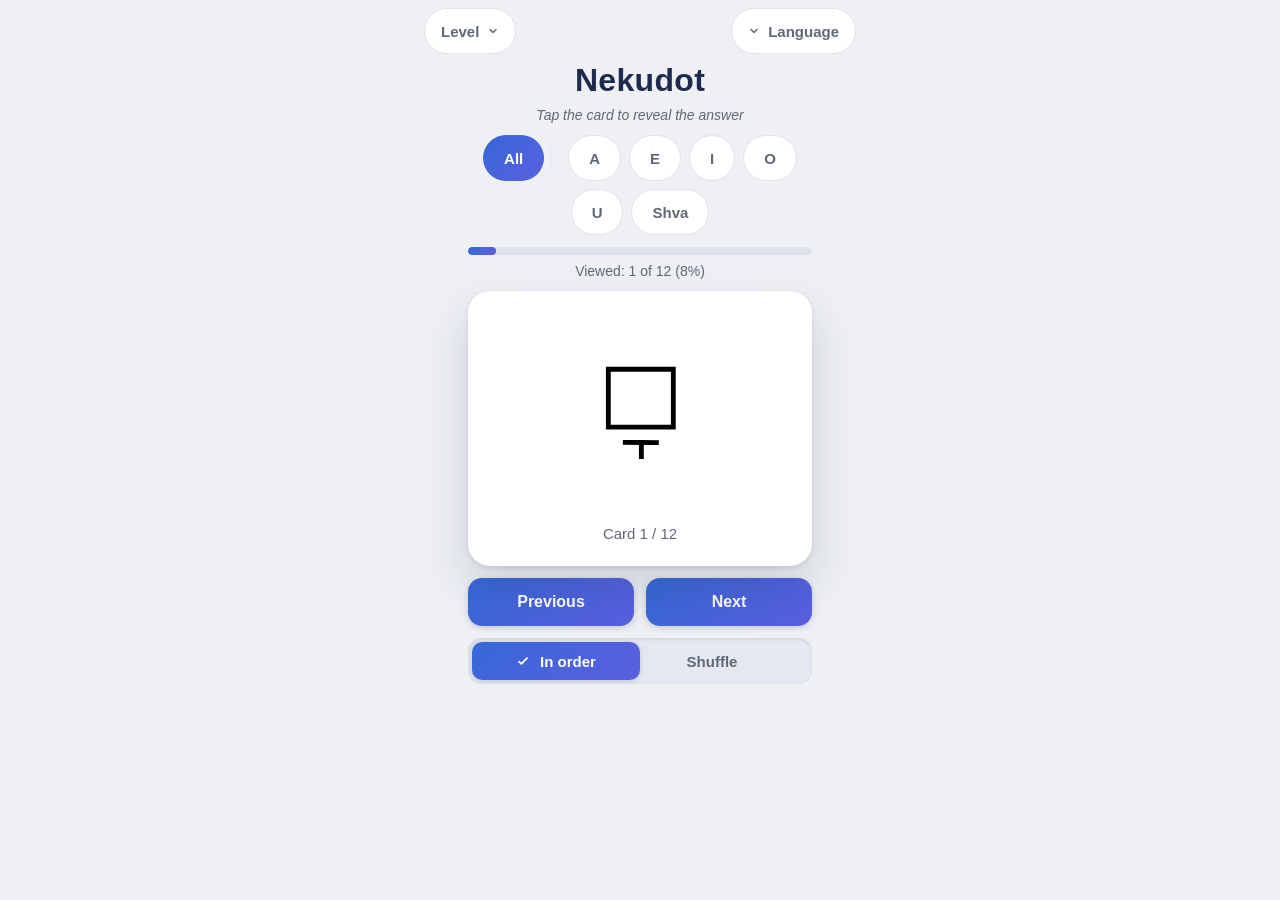
<file: index.html>
<!DOCTYPE html>
<html lang="en">
<head>
  <meta charset="UTF-8" />
  <meta name="viewport" content="width=device-width, initial-scale=1.0" />
  <title>Nekudot</title>
  <link rel="stylesheet" href="style.css?v=20" />
</head>
<body>
  <!-- The whole app lives in one centered column. -->
  <main class="app" id="app">

    <!--
      HEADER — the title identifies the app; the tap-hint (the "Signifier")
      tells you the card is tappable.

      CORNER CONTROLS are pinned to the header's TOP CORNERS, above the title:
      the Level (difficulty) menu top-left, the Language menu top-right. They
      sit OUT OF the normal flow (position: absolute), so the title spans the
      full width below them and no longer has to shrink to fit between them.
      Each menu anchors its own fold-out panel.
    -->
    <header class="app-header">
      <!-- Level (difficulty) menu — pinned top-left. The lines inside are
           built by app.js from the levels PRESENT in the data (never
           hard-coded here); their checked state is derived, not stored. -->
      <div class="level-menu" id="level-menu">
        <button class="level-menu-btn" id="level-menu-btn"
                type="button" aria-haspopup="true" aria-expanded="false">
          <span data-string="level_label">Level</span>
          <span class="caret" aria-hidden="true"><svg viewBox="0 0 24 24" width="12" height="12" fill="none" stroke="currentColor" stroke-width="3" stroke-linecap="round" stroke-linejoin="round"><path d="M6 9l6 6 6-6"/></svg></span>
        </button>
        <div class="level-panel" id="level-panel" role="group" aria-label="Level"></div>
      </div>

      <!-- Language menu — pinned top-right, the mirror of the Level menu.
           Single-select (a radio): exactly one language is on. Lines built by
           app.js; checked state derived from state.lang, never stored. -->
      <div class="lang-menu" id="lang-menu">
        <button class="lang-menu-btn" id="lang-menu-btn"
                type="button" aria-haspopup="true" aria-expanded="false">
          <span class="caret" aria-hidden="true"><svg viewBox="0 0 24 24" width="12" height="12" fill="none" stroke="currentColor" stroke-width="3" stroke-linecap="round" stroke-linejoin="round"><path d="M6 9l6 6 6-6"/></svg></span>
          <span data-string="language_label">Language</span>
        </button>
        <div class="lang-panel" id="lang-panel" role="group" aria-label="Language"></div>
      </div>

      <h1 class="app-title" data-string="app_title">Nekudot</h1>

      <p class="tap-hint" data-string="reveal_prompt">Tap the card to reveal the answer</p>
    </header>

    <!--
      GROUP FILTER — one chip per vowel group, built by app.js from
      groups.json (never hard-coded here). Multi-select: the deck is the
      union of the chips that are on. "All" means no group filter, and an
      empty selection means the same thing, so the row can never leave you
      with nothing to study. It sits above the progress bar because the
      filter DEFINES the deck and the bar DESCRIBES it.
    -->
    <section class="chips" id="chips" role="group" aria-label="Vowel groups"></section>

    <!--
      PROGRESS — how much of the current pass has been seen. Sits above
      the card. A bar that fills to the percentage, plus a plain line.
      Resets at the start of each new pass (a new lap, a mode switch, or
      a filter change) and counts against the FILTERED deck.
    -->
    <section class="progress" id="progress">
      <div class="progress-track">
        <div class="progress-fill" id="progress-fill"></div>
      </div>
      <p class="progress-line" id="progress-line"></p>
    </section>

    <!--
      THE CARD — tap it, or focus it and press Enter / Space, to reveal or
      hide the answer. role="button" + aria-expanded make it a proper
      DISCLOSURE control for assistive tech: a screen reader announces it as a
      collapsed/expanded button, and the keyboard handler in app.js drives it.
      The revealed NAME (top-left) and SOUND (lower band, beneath the mark) are
      a separate layer: always present, invisible (and aria-hidden) until
      reveal, faded in so the pictogram never moves.
    -->
    <section class="card" id="card" role="button" tabindex="0" aria-expanded="false">
      <!--
        TOP ROW — the revealed NAME (top-left, fades in on reveal) and the
        RARE BADGE (top-right, shown only on rare cards) share one flex row.
        Space-between + a min-width:0 name means a long localized name and a
        long localized badge word (e.g. Russian "реже используется") SEPARATE
        instead of overlapping — the name yields and wraps, the badge keeps its
        width. The row is pointer-events:none so a tap anywhere still reaches
        the card beneath it.
      -->
      <div class="card-top">
        <!-- aria-hidden flips to false only on reveal (app.js). opacity:0 does
             NOT hide text from a screen reader, so without this the answer name
             would be announced before the user asked for it. -->
        <p class="card-name" id="card-name" aria-hidden="true"></p>
        <!-- The ★ is constant (decorative, hidden from AT); the word is
             localized from badge_rare the same way every label is. The whole
             badge is `hidden` until app.js sees a rare card. -->
        <p class="card-badge" id="card-badge" hidden>
          <span class="badge-star" aria-hidden="true">★</span>
          <span class="badge-word" data-string="badge_rare">rare</span>
        </p>
      </div>

      <div class="card-figure">
        <!-- alt is a NEUTRAL, constant label (card_alt), set by app.js. It must
             never name the mark: the name is the answer, and alt is read aloud
             before reveal. -->
        <img class="pictogram" id="pictogram" src="" alt="" />
      </div>

      <!-- Same aria-hidden-until-reveal rule as the name (the sound is the
           other half of the answer). -->
      <p class="card-sound" id="card-sound" aria-hidden="true"></p>
      <p class="card-position" id="card-position"></p>
    </section>

    <!--
      EMPTY STATE — shown in place of the card, progress and controls when
      the filters match no cards, so the app never renders "Card 1 / 0".
      The chip row and the Level menu deliberately stay visible: the way
      out has to be on screen.
    -->
    <p class="empty-state" id="empty-state" data-string="empty_state" hidden>No cards match — adjust filters</p>

    <!--
      CONTROLS — below the card, never on it. Previous / Next step through
      the deck and WRAP at the ends (they never disable). The mode control
      is a sliding switch: the pill glides to the chosen side and a check
      confirms it — before "In order", after "Shuffle".
    -->
    <nav class="controls">
      <div class="stepper">
        <button class="btn" id="btn-prev" data-string="nav_prev">Previous</button>
        <button class="btn" id="btn-next" data-string="nav_next">Next</button>
      </div>

      <div class="mode" role="group" aria-label="Study mode">
        <span class="mode-thumb" aria-hidden="true"></span>
        <button class="mode-opt" id="mode-inorder">
          <span class="mode-check" aria-hidden="true"><svg viewBox="0 0 24 24" width="14" height="14" fill="none" stroke="currentColor" stroke-width="3" stroke-linecap="round" stroke-linejoin="round"><path d="M5 13l4 4L19 7"/></svg></span>
          <span data-string="mode_inorder">In order</span>
        </button>
        <button class="mode-opt" id="mode-shuffle">
          <span data-string="mode_shuffle">Shuffle</span>
          <span class="mode-check" aria-hidden="true"><svg viewBox="0 0 24 24" width="14" height="14" fill="none" stroke="currentColor" stroke-width="3" stroke-linecap="round" stroke-linejoin="round"><path d="M5 13l4 4L19 7"/></svg></span>
        </button>
      </div>
    </nav>

    <!-- Shown only if the data can't load, so a failure is never a blank screen. -->
    <p class="load-error" id="load-error" hidden></p>

  </main>

  <script src="app.js?v=20"></script>
</body>
</html>
</file>
<file: style.css>
/* ------------------------------------------------------------------ *
 * Nekudot — appearance (UI DESIGN SESSION, Phase 3: apply & reconcile)
 *
 * This pass introduces the DESIGN TOKEN SYSTEM. Every colour, type size,
 * space, and radius is now defined once in :root as a named token and
 * REFERENCED everywhere else — the tokens are the single source of truth,
 * so a change happens in one place instead of being hunted through the file.
 *
 * What changed from the Slice 6 placeholder look, and why:
 *   • --color-muted darkened (#8a94a6 -> #5f6977). The old grey was ~3.06:1
 *     on white and worse on the grey surfaces — it FAILED WCAG AA (4.5:1) on
 *     every secondary line. #5f6977 clears 4.5:1 on all THREE surfaces the
 *     token sits on (white, --color-bg, --color-surface-sunken).
 *   • --color-accent-start darkened (#4a83f0 -> #3768d6). White text on the
 *     old light stop was only 3.62:1 — a fail for the button / chip / menu /
 *     mode labels. The deeper blue lets white clear 4.5:1 across the gradient.
 *   • The revealed card NAME is repainted with the full accent gradient. It
 *     used to use a pale "lightened" pair (~1.8:1 on white) — the ANSWER was
 *     effectively unreadable. The pale pair is retired; name vs sound stay
 *     distinct through size / weight / position, not a washed-out tint.
 *   • Type scale floor raised to 14px (was 13px) for the low-vision users.
 *   • Spacing snapped to a 4px grid; touch targets standardized to 46px.
 *   • A visible keyboard FOCUS RING (:focus-visible) + a role="button" on the
 *     card (in index.html) — the deferred half of Slice 6's keyboard reveal.
 * ------------------------------------------------------------------ */

:root {
  /* --- Colour roles (semantic: named by JOB, not by hue, so a token
         survives a colour change) ---------------------------------- */
  --color-bg:             #eef0f4;  /* page background: soft light grey        */
  --color-surface:        #ffffff;  /* the white card and other raised sheets  */
  --color-surface-sunken: #e4e8f0;  /* recessed troughs (the mode switch)      */
  --color-ink:            #1e2b4d;  /* dark navy: the title, primary text       */
  --color-muted:          #5f6977;  /* secondary text — darkened to clear AA
                                       (4.5:1) on white, --color-bg, and
                                       --color-surface-sunken alike             */
  --color-border:         #dfe3ea;  /* hairlines: chip outlines, progress track */
  --color-accent-start:   #3768d6;  /* blue   — primary accent (darkened so
                                       white text on it clears AA)              */
  --color-accent-end:     #5a5fe0;  /* indigo — primary accent                  */
  --color-on-accent:      #ffffff;  /* text / ticks that sit ON an accent fill  */
  --color-focus:          #3768d6;  /* keyboard focus ring                      */
  --color-danger:         #b23b3b;  /* the load-error text                      */
  --color-danger-border:  #f0c9c9;  /* the load-error outline                   */

  /* Ink's RGB channels, for rgba() shadows. CSS can't pull the triplet out
     of the --color-ink hex, so this companion token holds it; keep the two
     in step if ink ever changes. */
  --shadow-rgb: 30, 43, 77;

  /* --- The accent gradient, defined once. Used by every "on / selected /
         primary" surface (buttons, chips, both menus' selected line, the
         mode thumb, the revealed name and sound). The progress fill is the
         one exception — it runs on a different axis (90deg) — so it spells
         its gradient inline rather than borrowing a mislabelled token. --- */
  --gradient-accent: linear-gradient(135deg, var(--color-accent-start), var(--color-accent-end));

  /* --- Elevation --------------------------------------------------- */
  --shadow-card:
    0 2px 5px rgba(var(--shadow-rgb), 0.10),
    0 22px 48px rgba(var(--shadow-rgb), 0.16);

  /* --- Type scale (6 rungs). Floor is 14px for legibility. ---------- */
  --text-display: 3.4rem;                    /* the revealed sound — the star  */
  --text-title:   clamp(1.6rem, 7vw, 2rem);  /* the app title                  */
  --text-lg:      1.0625rem;                 /* 17px — the revealed card name  */
  --text-base:    1rem;                      /* 16px — primary buttons, empty  */
  --text-sm:      0.9375rem;                 /* 15px — chips, menu lines, mode,
                                                card N/M, the error line        */
  --text-xs:      0.875rem;                  /* 14px — tap-hint, progress line,
                                                the rare-badge word (the floor) */

  /* --- Spacing scale (4px grid) ------------------------------------ */
  --space-1: 4px;
  --space-2: 8px;
  --space-3: 12px;
  --space-4: 16px;
  --space-5: 20px;
  --space-6: 24px;
  --space-7: 32px;

  /* --- Radii ------------------------------------------------------- */
  --radius-sm:   10px;   /* menu lines, the mode thumb        */
  --radius-md:   14px;   /* buttons, the mode track, panels   */
  --radius-lg:   22px;   /* the card, the empty state         */
  --radius-pill: 999px;  /* chips, menu buttons, badge, bars  */

  /* --- Sizing ------------------------------------------------------ */
  --tap-min:     46px;   /* minimum touch target (>= the 44px floor)   */
  --content-max: 344px;  /* the reading column: card, chips, controls  */
  --app-max:     480px;  /* the whole app                              */
}

* { box-sizing: border-box; }

html, body {
  margin: 0;
  background: var(--color-bg);
  color: var(--color-ink);
  font-family: -apple-system, BlinkMacSystemFont, "Segoe UI", Roboto, Arial, sans-serif;
}

/* Keyboard focus — ONE visible ring for every interactive element, shown only
   to keyboard / switch users via :focus-visible, so a pointer tap on the card
   never flashes it. This is the deferred half of Slice 6's keyboard reveal:
   the card was already focusable and toggled by Enter/Space, but gave no
   visible sign it held focus. --color-focus clears 3:1 against white and the
   grey surfaces (WCAG focus-appearance), and the offset lifts the ring clear
   of the element's own fill. */
.card:focus-visible,
.btn:focus-visible,
.chip:focus-visible,
.level-menu-btn:focus-visible,
.lang-menu-btn:focus-visible,
.level-opt:focus-visible,
.lang-opt:focus-visible,
.mode-opt:focus-visible {
  outline: 3px solid var(--color-focus);
  outline-offset: 2px;
}

/* Height: 100vh is the FULL screen — the tallest the viewport ever gets,
   bar retracted — so alone it lets the bar cover the bottom control. 100svh
   is the SMALL viewport: the smallest the viewport gets, bar shown. As a
   min-height floor it guarantees the column fits inside the currently-visible
   viewport in every bar state (toggle never trapped), and — unlike dvh — its
   value doesn't change as the bar animates, so scrolling never reflow-jumps.
   min-height (not height) lets taller content grow and scroll. Older browsers
   that don't know svh fall back to the first line, no worse off than before. */
/* Alignment: pack from the top (flex-start), not centred.
   The content is now just SHORTER than a phone viewport, so centring
   split the small leftover evenly above and below — and the slice below
   was enough to tuck the mode toggle under the address bar. Top-aligning
   sends all the leftover to the bottom, past the last control, where it
   does no harm; the toggle sits fully on screen. On a tall desktop window
   the column simply sits at the top with room beneath, which is fine. */
.app {
  max-width: var(--app-max);
  min-height: 100vh;
  min-height: 100svh;   /* was 100dvh */
  margin: 0 auto;
  padding: var(--space-2) var(--space-6) var(--space-4);   /* top 8, sides 24, bottom 16 */
  display: flex;
  flex-direction: column;
  align-items: center;
  justify-content: flex-start;
  gap: var(--space-3);                        /* was var(--space-4) — 12 between rows (was 16) */
}

/* Header — the two corner controls are pinned to the top corners (absolute),
   the title spans the full width below them, and the tap-hint sits under the
   title. `position: relative` makes the header the box those absolute corners
   position against; `padding-top` reserves the top strip they occupy so the
   in-flow title starts below them. The reserved strip is tied to the control
   height itself — one tap-target plus a space unit — so it can never drift
   out of step with the buttons. */
.app-header {
  width: 100%;
  text-align: center;
  position: relative;
  padding-top: calc(var(--tap-min) + var(--space-2));
}

.app-title {
  margin: 0;
  /* Fluid size, capped at 2rem. With the corner controls pinned ABOVE the
     title (not beside it), the title has the full width and no longer has to
     shrink to fit between them — so the floor is near full size and only eases
     on very narrow phones. These three numbers are the dial (--text-title). */
  font-size: var(--text-title);
  font-weight: 800;
  letter-spacing: 0.01em;
}

.tap-hint {
  margin: var(--space-2) 0 0;        /* its own full-width row under the title */
  text-align: center;
  color: var(--color-muted);
  font-size: var(--text-xs);         /* matches the "Viewed: …%" progress line */
  font-style: italic;
}

/* -------- Level (difficulty) menu — the first corner control -------- */
/* Pinned to the header's top-LEFT, out of flow. Being absolute also makes it
   the positioning context for its own fold-out panel below. */
.level-menu {
  position: absolute;
  top: 0;
  left: 0;
}

/* The collapsed button: an outlined pill on the surface white, the same quiet
   chrome as an unselected chip, so it reads as a control and not as another
   primary button competing with Prev/Next. */
.level-menu-btn {
  display: inline-flex;
  align-items: center;
  gap: var(--space-2);
  min-height: var(--tap-min);
  padding: var(--space-2) var(--space-4);
  border: 1px solid var(--color-border);
  border-radius: var(--radius-pill);
  background: var(--color-surface);
  color: var(--color-muted);
  font-family: inherit;      /* buttons don't inherit the page font by default */
  font-size: var(--text-sm);
  font-weight: 600;
  line-height: 1;
  cursor: pointer;
  transition: color 0.2s ease, border-color 0.2s ease;
  -webkit-tap-highlight-color: transparent;
}

/* The caret flips to point up while the menu is open — a small visual echo
   of the aria-expanded state the button also carries. */
.level-menu-btn .caret {
  display: inline-flex;
  align-items: center;
  transition: transform 0.2s ease;
}

.level-menu.is-open .level-menu-btn .caret {
  transform: rotate(180deg);
}

/* Hover is gated to a real pointer, same reason as the chips and buttons:
   a touchscreen fakes hover on tap and, on Android, the fake hover sticks. */
@media (hover: hover) and (pointer: fine) {
  .level-menu-btn:hover {
    color: var(--color-ink);
    border-color: var(--color-accent-start);
  }
}

/* The fold-out: hidden until open, then a floating sheet over the chips.
   Absolutely positioned, so opening it never pushes the page down; z-index
   lifts it above the chip row that follows it in the markup. */
.level-panel {
  display: none;
  position: absolute;
  top: calc(100% + var(--space-2));
  left: 0;
  z-index: 50;
  min-width: 135px;          /* a content-fit floor, not a spacing step */
  padding: var(--space-2);
  background: var(--color-surface);
  border: 1px solid var(--color-border);
  border-radius: var(--radius-md);
  box-shadow: var(--shadow-card);
  text-align: left;
}

.level-menu.is-open .level-panel {
  display: block;
}

/* One line per level. Text on the left, a check reserved on the right —
   the slot is always there (just invisible when off), so toggling a level
   never nudges the text sideways. */
.level-opt {
  display: flex;
  align-items: center;
  justify-content: space-between;
  gap: var(--space-4);
  white-space: nowrap;         /* keep localized labels ("Уровень 1") on one line — the panel widens to fit */
  width: 100%;
  min-height: var(--tap-min);
  padding: var(--space-3) var(--space-4);
  border: none;
  border-radius: var(--radius-sm);
  background: transparent;
  color: var(--color-ink);
  font-family: inherit;
  font-size: var(--text-sm);
  font-weight: 600;
  text-align: left;
  cursor: pointer;
  transition: background-color 0.15s ease, color 0.15s ease;
  -webkit-tap-highlight-color: transparent;
}

/* Selected line: the same accent gradient as a selected chip and the primary
   buttons — so "on" looks identical everywhere. On-accent text + a matching
   check give a second, high-contrast cue on top of the fill, which is the
   right call for low-vision users (two signals, not one). */
.level-opt.is-selected {
  color: var(--color-on-accent);
  background-image: var(--gradient-accent);
}

.level-check {
  display: inline-flex;
  align-items: center;
  flex: none;
  width: var(--space-4);
  opacity: 0;                /* the slot stays; only the tick fades in */
}

.level-opt.is-selected .level-check {
  opacity: 1;
}

@media (hover: hover) and (pointer: fine) {
  .level-opt:not(.is-selected):hover {
    background: var(--color-surface-sunken);
  }
}

/* -------- Language menu — the mirror of the Level menu, right corner -------- */
/* Same chrome as the Level menu (a quiet control, not a primary button), but
   pinned to the RIGHT edge and opening from the right so a wide panel grows
   leftward into the screen, never off the right edge. Only the alignment
   differs — if these two menus ever look different, that's the bug. */
.lang-menu {
  position: absolute;
  top: 0;
  right: 0;                    /* mirror of the Level menu's left: 0 */
}

.lang-menu-btn {
  display: inline-flex;
  align-items: center;
  gap: var(--space-2);
  min-height: var(--tap-min);
  padding: var(--space-2) var(--space-4);
  border: 1px solid var(--color-border);
  border-radius: var(--radius-pill);
  background: var(--color-surface);
  color: var(--color-muted);
  font-family: inherit;
  font-size: var(--text-sm);
  font-weight: 600;
  line-height: 1;
  cursor: pointer;
  transition: color 0.2s ease, border-color 0.2s ease;
  -webkit-tap-highlight-color: transparent;
}

.lang-menu-btn .caret {
  display: inline-flex;
  align-items: center;
  transition: transform 0.2s ease;
}

.lang-menu.is-open .lang-menu-btn .caret {
  transform: rotate(180deg);
}

@media (hover: hover) and (pointer: fine) {
  .lang-menu-btn:hover {
    color: var(--color-ink);
    border-color: var(--color-accent-start);
  }
}

/* The fold-out opens from the RIGHT edge (right: 0) — the mirror of the Level
   panel's left: 0 — so it never runs off the right side of a narrow phone. */
.lang-panel {
  display: none;
  position: absolute;
  top: calc(100% + var(--space-2));
  right: 0;
  z-index: 50;
  min-width: 135px;
  padding: var(--space-2);
  background: var(--color-surface);
  border: 1px solid var(--color-border);
  border-radius: var(--radius-md);
  box-shadow: var(--shadow-card);
  text-align: left;
}

.lang-menu.is-open .lang-panel {
  display: block;
}

.lang-opt {
  display: flex;
  align-items: center;
  justify-content: space-between;
  gap: var(--space-4);
  white-space: nowrap;         /* keep language names ("Українська") on one line — the panel widens to fit */
  width: 100%;
  min-height: var(--tap-min);
  padding: var(--space-3) var(--space-4);
  border: none;
  border-radius: var(--radius-sm);
  background: transparent;
  color: var(--color-ink);
  font-family: inherit;
  font-size: var(--text-sm);
  font-weight: 600;
  text-align: left;
  cursor: pointer;
  transition: background-color 0.15s ease, color 0.15s ease;
  -webkit-tap-highlight-color: transparent;
}

/* Selected line: the same accent fill as a selected chip / level — "on"
   looks identical everywhere. On-accent text + a matching check = two cues,
   the right call for low-vision users. */
.lang-opt.is-selected {
  color: var(--color-on-accent);
  background-image: var(--gradient-accent);
}

.lang-check {
  display: inline-flex;
  align-items: center;
  flex: none;
  width: var(--space-4);
  opacity: 0;
}

.lang-opt.is-selected .lang-check {
  opacity: 1;
}

@media (hover: hover) and (pointer: fine) {
  .lang-opt:not(.is-selected):hover {
    background: var(--color-surface-sunken);
  }
}

/* -------- Group filter chips -------- */
/* A wrapping row so a seventh group (or a longer localized label) needs no
   layout change — it just takes the next line. */
.chips {
  width: 100%;
  max-width: var(--content-max);
  display: flex;
  flex-wrap: wrap;
  justify-content: center;
  gap: var(--space-2);
}

/* Off state: an outlined pill on the surface white, so the row reads as quiet
   chrome rather than as six more buttons competing with Prev/Next. Sized for
   the thumb through PADDING plus a min-height, not font-size, so the chips
   stay easy to hit without the labels starting to compete with the card. */
.chip {
  min-height: var(--tap-min);
  padding: var(--space-3) var(--space-5);
  border: 1px solid var(--color-border);
  border-radius: var(--radius-pill);
  background: var(--color-surface);
  color: var(--color-muted);
  font-family: inherit;      /* buttons don't inherit the page font by default */
  font-size: var(--text-sm);
  font-weight: 600;
  line-height: 1;
  cursor: pointer;
  transition: color 0.2s ease, border-color 0.2s ease;
  -webkit-tap-highlight-color: transparent;
}

/* "All" is a DIFFERENT kind of control from the group chips — it clears the
   filter rather than toggling one group. It stays the same size (size would
   read as "more important", which it isn't) and is set apart instead: a gap,
   plus a hairline divider drawn AFTER it.
   The divider is a pseudo-element, not a right-border, on purpose — the
   .is-active rules rewrite the chip's border to draw the gradient fill, and
   a border-based divider gets caught up in that. A separate drawn line is
   untouched by any of it, so it looks the same whether "All" is on or off.
   It also survives wrapping: if the groups spill to a second row, "All"
   still reads as the odd one out on the left. */
.chip[data-group="all"] {
  position: relative;             /* anchor for the divider */
  margin-right: var(--space-4);   /* room for the gap + the drawn line */
}

.chip[data-group="all"]::after {
  content: "";
  position: absolute;
  right: calc(-1 * var(--space-2));  /* sits in the margin, midway to the first group chip */
  top: 50%;
  transform: translateY(-50%);
  width: 1px;
  height: var(--space-6);
  background: var(--color-border);
}

/* On state: the same accent gradient as the primary buttons, so "selected"
   means one thing everywhere in the app. */
.chip.is-active {
  color: var(--color-on-accent);
  border-color: transparent;
  background-image: var(--gradient-accent);
}

/* Hover is gated to a real pointer for the same reason the Prev/Next lift is
   (see the note on .btn): a touchscreen fakes hover on tap and, on Android,
   the fake hover sticks. */
@media (hover: hover) and (pointer: fine) {
  .chip:not(.is-active):hover {
    color: var(--color-ink);
    border-color: var(--color-accent-start);
  }
}

/* -------- Progress -------- */
.progress {
  width: 100%;
  max-width: var(--content-max);
  display: flex;
  flex-direction: column;
  gap: var(--space-2);
}

.progress-track {
  width: 100%;
  height: var(--space-2);
  background: var(--color-border);
  border-radius: var(--radius-pill);
  overflow: hidden;
}

.progress-fill {
  height: 100%;
  width: 0%;                 /* set by app.js */
  border-radius: var(--radius-pill);
  /* the accent, but on the HORIZONTAL axis — so it can't reuse the 135deg
     --gradient-accent token; the two accent colour tokens are shared, the
     angle is the local difference. */
  background: linear-gradient(90deg, var(--color-accent-start), var(--color-accent-end));
  transition: width 0.25s ease;
}

.progress-line {
  margin: 0;
  text-align: center;
  color: var(--color-muted);
  font-size: var(--text-xs);
}

/* -------- The card -------- */
.card {
  width: 100%;
  max-width: var(--content-max);
  aspect-ratio: 5 / 4;   /* was 1 / 1 — a shorter card; the glyph floated with slack, so it stays large */
  background: var(--color-surface);
  border-radius: var(--radius-lg);
  box-shadow: var(--shadow-card);
  padding: var(--space-6);
  display: flex;
  flex-direction: column;
  position: relative;        /* anchor for the revealed overlays */
  cursor: pointer;
  user-select: none;
  -webkit-tap-highlight-color: transparent;
}

.card-figure {
  flex: 1;
  display: flex;
  align-items: center;
  justify-content: center;
  min-height: 0;
  overflow: hidden;
}

.pictogram {
  max-width: 100%;
  max-height: 100%;
  object-fit: contain;
  transform: scale(1.25);
  transform-origin: center;
}

/* TOP ROW — holds the revealed NAME (left) and the RARE BADGE (right) in one
   flex row. space-between keeps them apart; a min-width:0 name yields and
   wraps before it can slide under the badge, so a long localized name AND a
   long localized badge word coexist. Its left/right inset MATCHES the card
   padding so the name lines up with the card's content edge. pointer-events:
   none so a tap lands on the card, not on this row. */
.card-top {
  position: absolute;
  top: var(--space-5);
  left: var(--space-6);
  right: var(--space-6);
  display: flex;
  align-items: flex-start;
  justify-content: space-between;
  gap: var(--space-3);
  pointer-events: none;
}

/* Revealed NAME — now painted with the FULL accent gradient (was a pale
   "lightened" pair that fell to ~1.8:1 on white, i.e. an unreadable answer).
   It reads clearly now and stays distinct from the sound through size, weight
   and position rather than through a washed-out tint. A flex child; min-width:0
   is what lets it shrink/wrap inside its cell instead of pushing the badge off
   the card. */
.card-name {
  margin: 0;
  min-width: 0;
  text-align: left;
  background-image: var(--gradient-accent);
  -webkit-background-clip: text;
  background-clip: text;
  -webkit-text-fill-color: transparent;
  color: var(--color-accent-start);   /* fallback if clip-to-text is unsupported */
  font-size: var(--text-lg);
  font-weight: 600;
  line-height: 1.3;
  opacity: 0;                          /* fades in on reveal (rule below) */
}

/* RARE BADGE — top-right, shown only on rare cards. Deliberately QUIET: a soft
   outlined chip with one accent star, not a shout. flex:none keeps it at its
   natural width so the name yields, never the badge. */
.card-badge {
  flex: none;
  display: inline-flex;
  align-items: center;
  gap: var(--space-1);
  margin: 0;
  padding: var(--space-1) var(--space-3);
  border: 1px solid var(--color-border);
  border-radius: var(--radius-pill);
  background: var(--color-surface);
  color: var(--color-muted);
  font-size: var(--text-xs);
  font-weight: 600;
  line-height: 1.2;
  white-space: nowrap;
}

/* The `hidden` attribute must beat `display: inline-flex` above, or a common
   card would still show an empty chip. `.card-badge[hidden]` (class + attribute)
   outranks the bare `.card-badge` class on specificity, so this wins — the fix
   is specificity, not source order. */
.card-badge[hidden] {
  display: none;
}

.badge-star {
  color: var(--color-accent-start);   /* the single spot of accent in the quiet chip */
  font-size: 1rem;
  line-height: 1;
}

/* Revealed SOUND — the star of the answer: large, painted with the accent
   gradient, sitting in the band between the mark and the "Card N / N" line.
   The `bottom` value is the one to eyeball on the phone: larger % = higher up
   the card. */
.card-sound {
  position: absolute;
  left: var(--space-6);
  right: var(--space-6);
  bottom: 19%;
  margin: 0;
  text-align: center;
  background-image: var(--gradient-accent);
  -webkit-background-clip: text;
  background-clip: text;
  -webkit-text-fill-color: transparent;
  color: var(--color-accent-start);   /* fallback if clip-to-text is unsupported */
  font-size: var(--text-display);     /* the cap — never larger than this */
  font-weight: 700;
  line-height: 1.1;
  opacity: 0;
  pointer-events: none;
}

/* The ru/uk sounds are Cyrillic CAPITALS (А, Э, І, О, У) — full cap-height,
   where the English sounds are lowercase (a, i, u) at x-height. Same font-size,
   but the caps stand taller, so on the shortened card they ride up into the
   mark. Trim them ~23%; English keeps the full size. :not(.is-two-line) leaves
   the wrapped-Shva shrink (2.2rem) alone — re-enlarging it would undo that. */
.card-sound:lang(ru):not(.is-two-line),
.card-sound:lang(uk):not(.is-two-line) {
  font-size: calc(var(--text-display) * 0.77);   /* --text-display − 23%; tune 0.77 on the phone */
}

/* When a sound string is long enough to wrap onto a second line (Shva), app.js
   adds this class so the text shrinks and stays clear of the mark. A one-off
   step, NOT a scale rung — it's the wrapped-sound shrink and nothing else uses
   it. Eyeball on the phone. */
.card-sound.is-two-line {
  font-size: 2.2rem;
}

/* Reveal is a fade-IN animation that plays only when the card BECOMES
   revealed — not a two-way transition. So revealing fades the answer in, while
   hiding it, or moving to the next card, drops it instantly. That's the fix for
   the flash: the next card's answer can no longer fade out during the change,
   because there's no fade-out at all. */
.card.is-revealed .card-name,
.card.is-revealed .card-sound {
  opacity: 1;
  animation: answer-fade-in 0.25s ease;
}

@keyframes answer-fade-in {
  from { opacity: 0; }
  to   { opacity: 1; }
}

.card-position {
  margin: 0;
  text-align: center;
  color: var(--color-muted);
  font-size: var(--text-sm);
}

/* -------- Controls below the card -------- */
.controls {
  width: 100%;
  max-width: var(--content-max);
  display: flex;
  flex-direction: column;
  gap: var(--space-3);
}

/* Prev / Next: two equal primary buttons. They never disable (the deck
   wraps), so there is no greyed state to style. */
.stepper {
  display: flex;
  gap: var(--space-3);
}

.btn {
  flex: 1;
  min-height: calc(var(--tap-min) + 2px);   /* 48 — the two steppers only */
  padding: var(--space-3) var(--space-4);
  font-size: var(--text-base);
  font-weight: 600;
  color: var(--color-on-accent);
  background: var(--gradient-accent);
  border: none;
  border-radius: var(--radius-md);
  cursor: pointer;
  box-shadow: 0 2px 6px rgba(var(--shadow-rgb), 0.18);
  transition: transform 0.08s ease, box-shadow 0.08s ease;
  -webkit-tap-highlight-color: transparent;
}

/* The hover lift is only for devices that actually hover (a mouse).
   Touchscreens fake hover on tap, and on Android that fake hover STICKS
   after the tap — the button stays lifted onto its own GPU layer, and thin
   white seams get drawn at the layer's edges (the artifact). Gating hover
   to a real pointer keeps touch buttons flat, so nothing is composited. */
@media (hover: hover) and (pointer: fine) {
  .btn:hover {
    transform: translateY(-1px);
    box-shadow: 0 5px 14px rgba(var(--shadow-rgb), 0.22);
  }
}

/* Press feedback that works on touch WITHOUT a transform (a transform is what
   caused the seams): the shadow tightens, so the button reads as pressed and
   settled. This is the resolved "press-feel" item — deliberately shadow-only;
   a scale/translate here would reintroduce the compositing seam on Android. */
.btn:active {
  box-shadow: 0 1px 3px rgba(var(--shadow-rgb), 0.18);
}

/* -------- Mode: a sliding switch, not a pair of buttons -------- */
/* The recessed trough plus a pill that travels reads as "set it and forget it"
   — deliberately different from the momentary Prev/Next. */
.mode {
  position: relative;
  display: flex;
  background: var(--color-surface-sunken);
  border-radius: var(--radius-md);
  padding: var(--space-1);
  box-shadow: inset 0 1px 3px rgba(var(--shadow-rgb), 0.14);   /* the recess */
}

/* The pill: the same accent as the buttons, so the control stays in the accent
   family; it's the track + the motion that set it apart, not colour. Its
   offsets are tied to the track's --space-1 padding so pill and trough stay in
   step. */
.mode-thumb {
  position: absolute;
  top: var(--space-1);
  left: var(--space-1);
  width: calc(50% - var(--space-1));
  height: calc(100% - var(--space-2));
  border-radius: var(--radius-sm);
  background: var(--gradient-accent);
  box-shadow: 0 1px 4px rgba(var(--shadow-rgb), 0.20);
  transition: transform 0.28s cubic-bezier(0.22, 0.61, 0.36, 1);
  z-index: 1;
}

.mode.is-shuffle .mode-thumb {
  transform: translateX(100%);
}

.mode-opt {
  position: relative;
  z-index: 2;
  flex: 1;
  display: flex;
  align-items: center;
  justify-content: center;
  gap: var(--space-2);
  /* min-height so each half is a full touch target: the trough adds its
     --space-1 top+bottom, bringing the whole switch to --tap-min. */
  min-height: calc(var(--tap-min) - var(--space-2));
  padding: var(--space-2) var(--space-3);
  border: none;
  background: transparent;
  font-size: var(--text-sm);
  font-weight: 600;
  color: var(--color-muted);
  cursor: pointer;
  transition: color 0.2s ease;
  -webkit-tap-highlight-color: transparent;
}

/* The active side sits over the pill, so its text turns on-accent. */
.mode.is-inorder #mode-inorder,
.mode.is-shuffle #mode-shuffle {
  color: var(--color-on-accent);
}

/* The check keeps its slot on both sides (so nothing reflows) and only fades
   in on the active side. In order: check before the word. Shuffle: check after
   the word — the markup order sets that. */
.mode-check {
  display: inline-flex;
  align-items: center;
  width: var(--space-4);
  opacity: 0;
  transition: opacity 0.2s ease;
}

.mode.is-inorder #mode-inorder .mode-check,
.mode.is-shuffle #mode-shuffle .mode-check {
  opacity: 1;
}

/* -------- Empty state -------- */
/* When no card matches, the card, the progress readout and the stepper all
   go away — a control with nothing to act on is worse than no control. The
   chip row and the Level menu stay: they are the way out. */
.app.is-empty .progress,
.app.is-empty .card,
.app.is-empty .controls {
  display: none;
}

.empty-state {
  width: 100%;
  max-width: var(--content-max);
  margin: 0;
  padding: var(--space-6) var(--space-5);
  background: var(--color-surface);
  border-radius: var(--radius-lg);
  box-shadow: var(--shadow-card);
  color: var(--color-muted);
  text-align: center;
  font-size: var(--text-base);
  line-height: 1.45;
}

/* Visible only if the data fails to load. */
.load-error {
  max-width: 380px;                  /* one-off: an edge-case fallback width */
  margin: 0;
  color: var(--color-danger);
  background: var(--color-surface);
  border: 1px solid var(--color-danger-border);
  border-radius: var(--radius-md);
  padding: var(--space-3) var(--space-4);
  font-size: var(--text-sm);
  line-height: 1.45;
}
</file>
